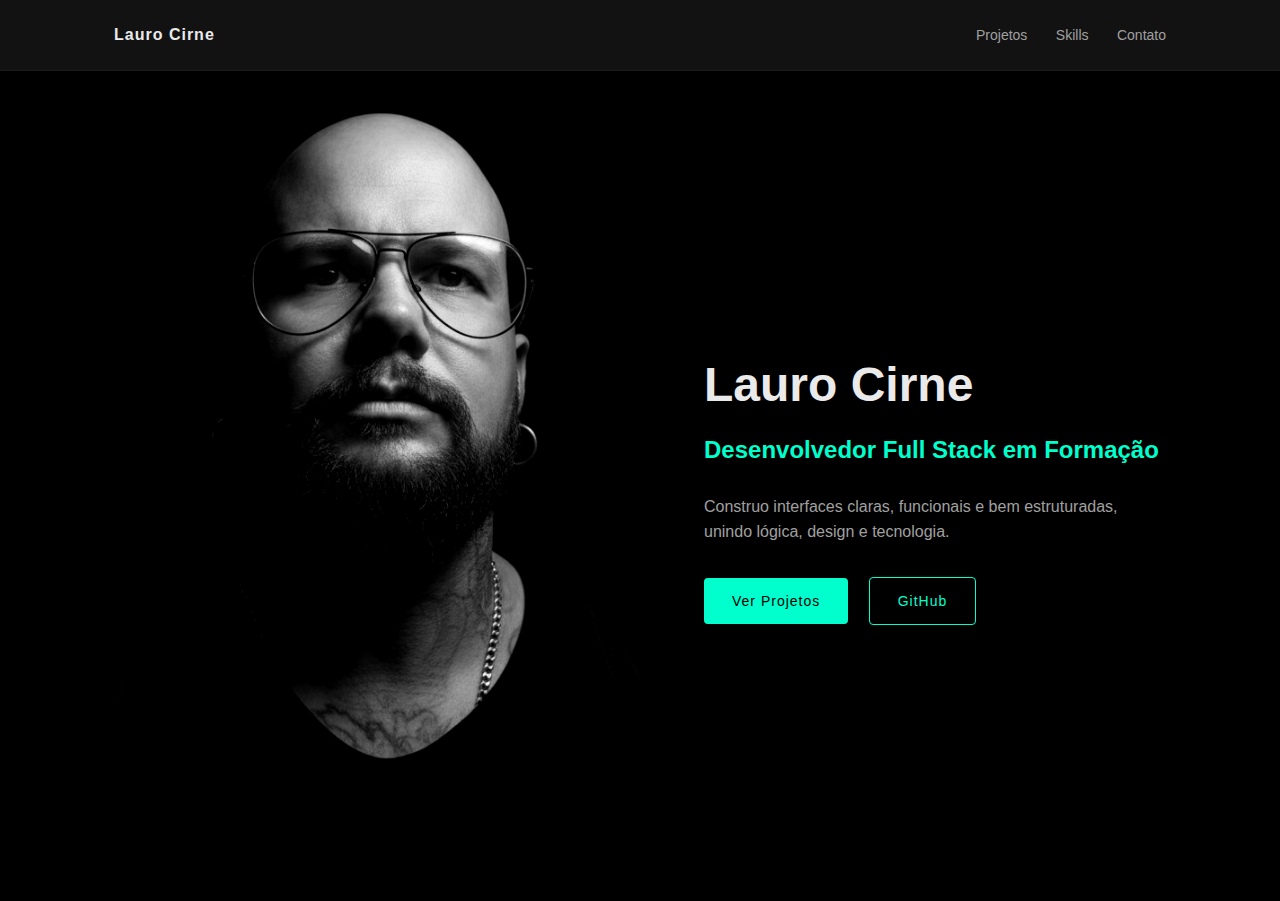
<file: index.html>
<!DOCTYPE html>
<html lang="pt-br">
<head>
  <meta charset="UTF-8">
  <meta name="viewport" content="width=device-width, initial-scale=1.0">

  <!-- TÍTULO DO SITE (ABA DO NAVEGADOR) -->
  <title>Lauro Cirne | Desenvolvedor Full Stack</title>

  <!-- CSS PRINCIPAL -->
  <link rel="stylesheet" href="css/style.css">
</head>

<body>

  <!-- =========================
       HEADER
       ========================= -->
  <header class="header">
    <div class="container">
      <div class="logo">Lauro Cirne</div>

      <nav class="nav">
        <a href="#projetos">Projetos</a>
        <a href="#skills">Skills</a>
        <a href="#contato">Contato</a>
      </nav>
    </div>
  </header>

  <!-- =========================
       HERO
       ========================= -->
  <main>
    <section class="hero">
      <div class="container hero-grid">

        <!-- COLUNA ESQUERDA: FOTO -->
        <div class="hero-image">
          <img src="assets/img/perfil.jpg" alt="Foto de Lauro Cirne">
        </div>

        <!-- COLUNA DIREITA: TEXTO -->
        <div class="hero-content">
          <h1>Lauro Cirne</h1>
          <h2>Desenvolvedor Full Stack em Formação</h2>

          <!-- FRASE DE IMPACTO -->
          <p class="hero-text">
            Construo interfaces claras, funcionais e bem estruturadas,
            unindo lógica, design e tecnologia.
          </p>

          <!-- BOTÕES -->
          <div class="hero-actions">
            <a href="#projetos" class="btn primary">Ver Projetos</a>
           <a href="https://github.com/LauroCirne" target="_blank" class="btn secondary">
           GitHub
           </a>
          </div>
        </div>

      </div>
    </section>
  </main>

</body>
</html>
</file>
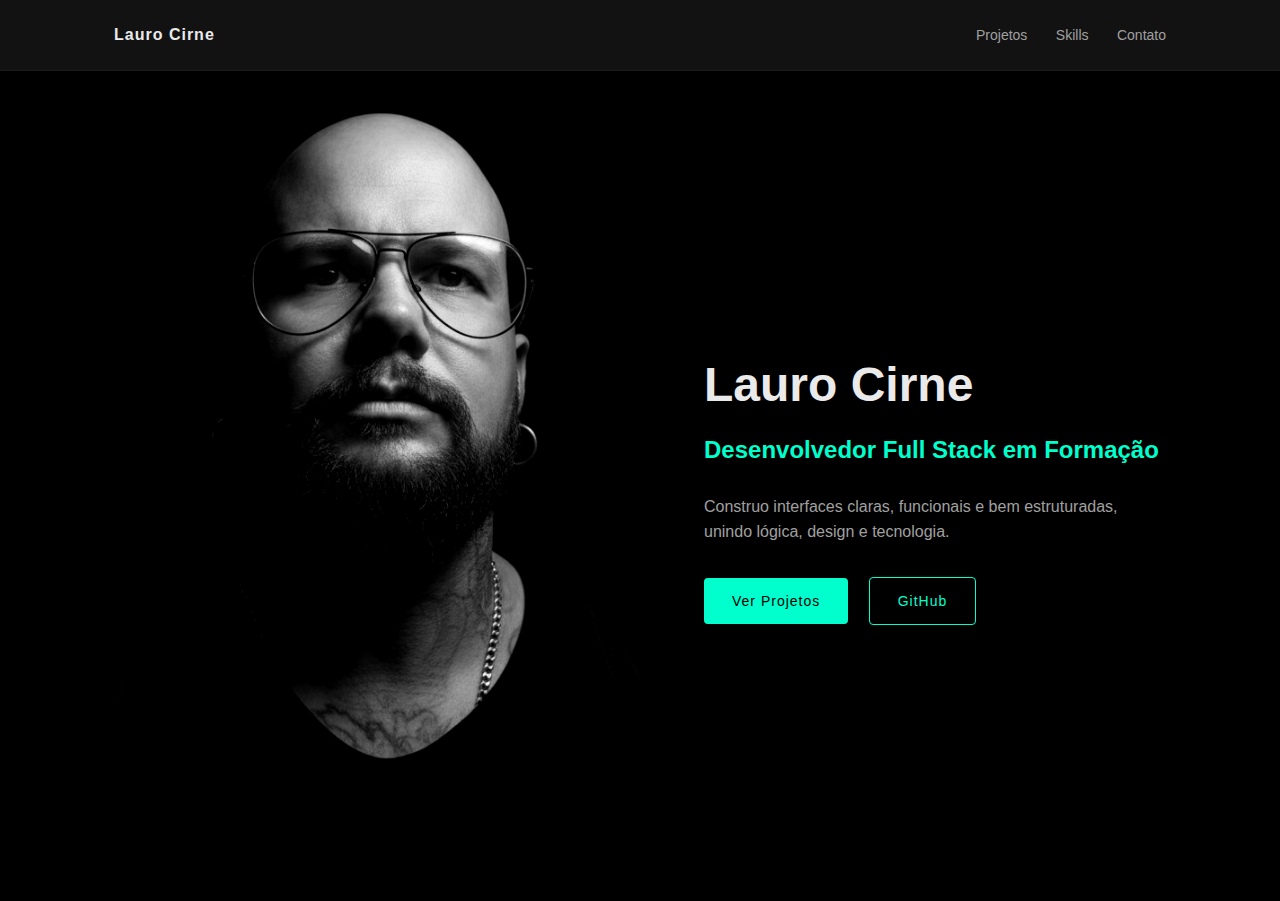
<file: portfolio-lauro-cirne/index.html>
<!DOCTYPE html>
<html lang="pt-br">
<head>
  <meta charset="UTF-8">
  <meta name="viewport" content="width=device-width, initial-scale=1.0">

  <!-- TÍTULO DO SITE (ABA DO NAVEGADOR) -->
  <title>Lauro Cirne | Desenvolvedor Full Stack</title>

  <!-- CSS PRINCIPAL -->
  <link rel="stylesheet" href="css/style.css">
</head>

<body>

  <!-- =========================
       HEADER
       ========================= -->
  <header class="header">
    <div class="container">
      <div class="logo">Lauro Cirne</div>

      <nav class="nav">
        <a href="#projetos">Projetos</a>
        <a href="#skills">Skills</a>
        <a href="#contato">Contato</a>
      </nav>
    </div>
  </header>

  <!-- =========================
       HERO
       ========================= -->
  <main>
    <section class="hero">
      <div class="container hero-grid">

        <!-- COLUNA ESQUERDA: FOTO -->
        <div class="hero-image">
          <img src="assets/img/perfil.jpg" alt="Foto de Lauro Cirne">
        </div>

        <!-- COLUNA DIREITA: TEXTO -->
        <div class="hero-content">
          <h1>Lauro Cirne</h1>
          <h2>Desenvolvedor Full Stack em Formação</h2>

          <!-- FRASE DE IMPACTO -->
          <p class="hero-text">
            Construo interfaces claras, funcionais e bem estruturadas,
            unindo lógica, design e tecnologia.
          </p>

          <!-- BOTÕES -->
          <div class="hero-actions">
            <a href="#projetos" class="btn primary">Ver Projetos</a>
            <a href="https://github.com/seuusuario" target="_blank" class="btn secondary">
              GitHub
            </a>
          </div>
        </div>

      </div>
    </section>
  </main>

</body>
</html>
</file>
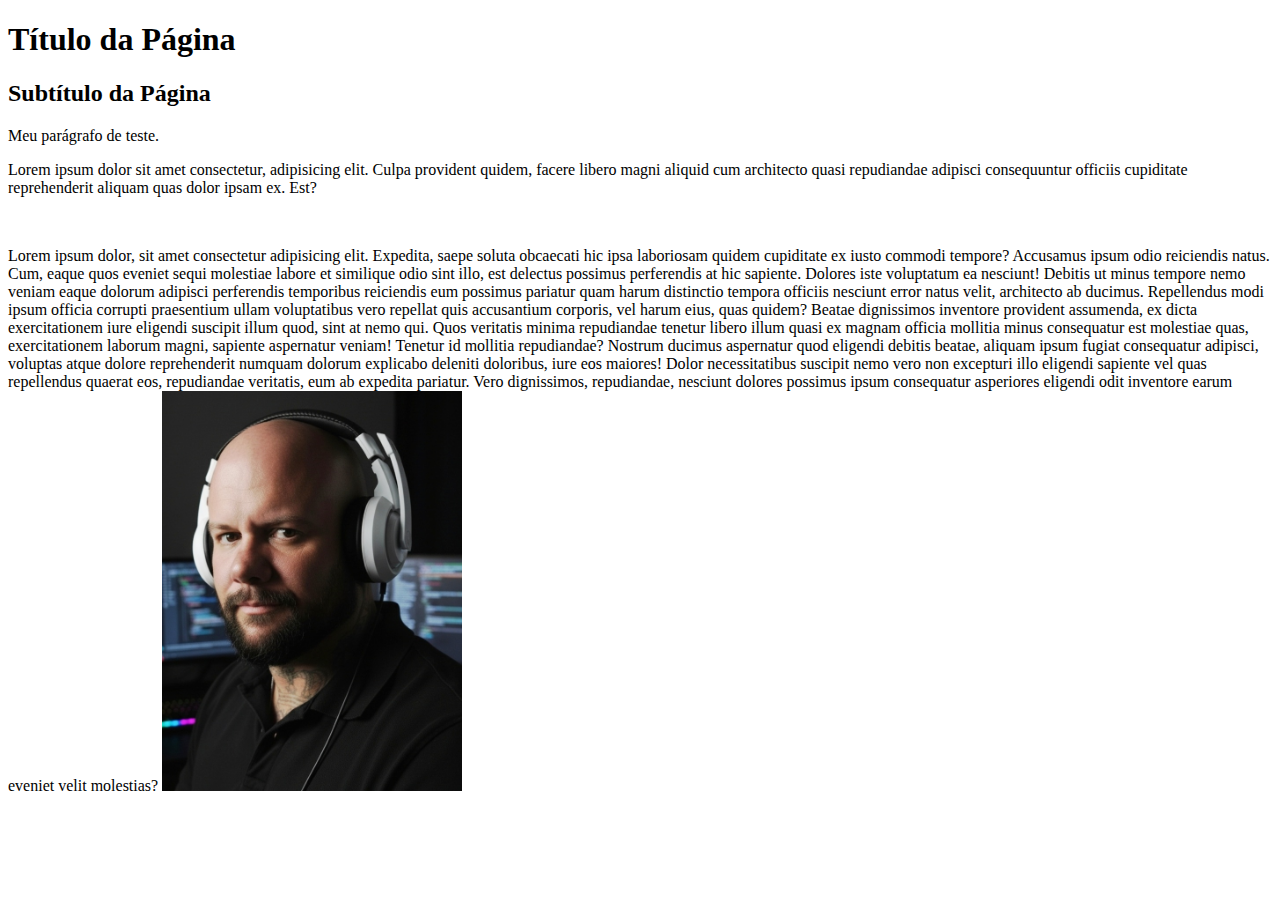
<file: MinhaPagina.html>
<!DOCTYPE html>
<html>

<head>
    <title>Título do Meu Site</title>   
</head>

    <body>

    <h1>Título da Página</h1>
     <h2>Subtítulo da Página</h2>
<!-- Os subtítulos vão da TAG <h2> até a TAG <h6> -->
    <p>Meu parágrafo de teste.</p>
    <p>Lorem ipsum dolor sit amet consectetur, adipisicing elit. Culpa provident quidem, facere libero magni aliquid cum architecto quasi repudiandae adipisci consequuntur officiis cupiditate reprehenderit aliquam quas dolor ipsam ex. Est?</p>
<!--(TAG para comentário) Comentário: Utilizando "lorem" é possivel criar automaticamente um parágrafo fictício.-->
<!-- Posso escolher o número de palavras no parágrafo se após lorem adicionar um número. Ex:-->
    <br> <!-- Para forçar uma quebra de linha.-->
    <p>Lorem ipsum dolor, sit amet consectetur adipisicing elit. Expedita, saepe soluta obcaecati hic ipsa laboriosam quidem cupiditate ex iusto commodi tempore? Accusamus ipsum odio reiciendis natus. Cum, eaque quos eveniet sequi molestiae labore et similique odio sint illo, est delectus possimus perferendis at hic sapiente. Dolores iste voluptatum ea nesciunt! Debitis ut minus tempore nemo veniam eaque dolorum adipisci perferendis temporibus reiciendis eum possimus pariatur quam harum distinctio tempora officiis nesciunt error natus velit, architecto ab ducimus. Repellendus modi ipsum officia corrupti praesentium ullam voluptatibus vero repellat quis accusantium corporis, vel harum eius, quas quidem? Beatae dignissimos inventore provident assumenda, ex dicta exercitationem iure eligendi suscipit illum quod, sint at nemo qui. Quos veritatis minima repudiandae tenetur libero illum quasi ex magnam officia mollitia minus consequatur est molestiae quas, exercitationem laborum magni, sapiente aspernatur veniam! Tenetur id mollitia repudiandae? Nostrum ducimus aspernatur quod eligendi debitis beatae, aliquam ipsum fugiat consequatur adipisci, voluptas atque dolore reprehenderit numquam dolorum explicabo deleniti doloribus, iure eos maiores! Dolor necessitatibus suscipit nemo vero non excepturi illo eligendi sapiente vel quas repellendus quaerat eos, repudiandae veritatis, eum ab expedita pariatur. Vero dignissimos, repudiandae, nesciunt dolores possimus ipsum consequatur asperiores eligendi odit inventore earum eveniet velit molestias?
   
        <!-- Para adicionar uma imagem TAG img, Propriedade: src (source ou fonte) Para especificar o endereço URL ou o caminho do arquivo.-->
        <img src="Lauro_Cirne_Programming.jpg" 
        alt= "Arquivo Pessoal"
        width="300">
         
        <!-- (alt) Para adicionar uma descrição a imagem-->
        <!-- (width) Para redimencionar a imagem-->
    
    </body>

</html>
</file>
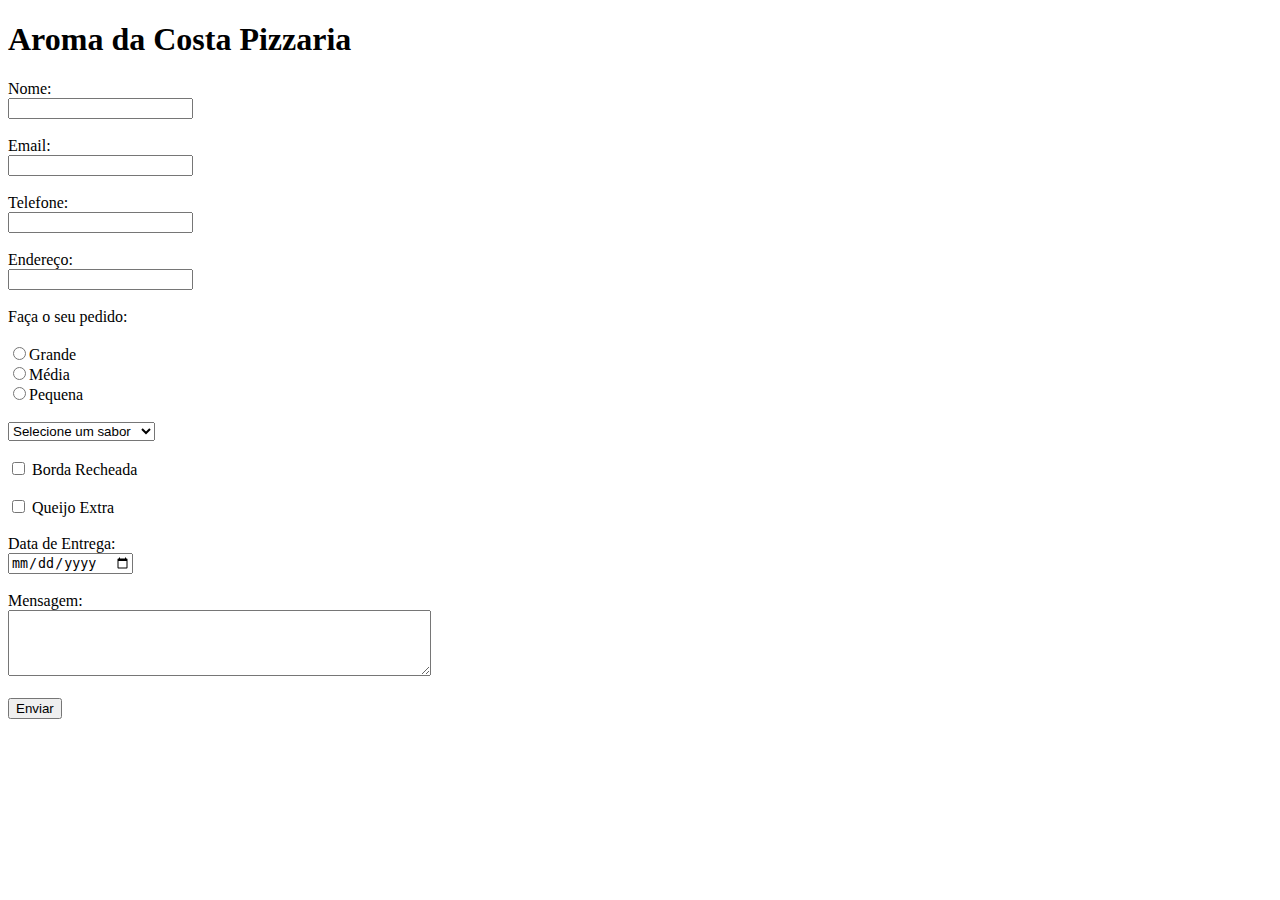
<file: pizza-order-form.html>
<!--Quando iniciamos o arquivo com html:5, o VS Code já estrutura automaticamente os elementos da página.-->
<!DOCTYPE html>
<html lang="en">
<head>
    <meta charset="UTF-8">
    <meta name="viewport" content="width=], initial-scale=1.0">
    <title>Formulario Aroma da Costa Pizzaria</title>
</head>
<body>
    <h1>Aroma da Costa Pizzaria</h1>
    <!-- TAG "h1"= Título -->
    
    <!--TAG para formulário é "form", o atributo "method" especifica o método HTTP a ser usado ao enviar dados do formulário para o servidor da web. "Action" é o destino para onde irão as informações.-->
    <form action="teste.jsp" method="post"> <!--O método "post" é ideal para o envio de dados sensíveis, não é visível na URL-->
        <!--"Input type" significa o tipo de entrada dos dados (abaixo por exemplo, corresponde a texto)-->
        <!--O atributo "name" indica como queremos nomear o campo. --> 
        <!--"label" define um rótulo para um item na interface. É fundamental para a acessibilidade (leitores de tela) e para a usabilidade. ("Nome" é como será chamado esse rótulo). -->
        <label for="name">Nome:</label><br>
        <input type="text" id="name" name="name" required><br><br>
       
        <label for="email">Email:</label><br>
        <input type="email" id="email" name="email" required><br><br>

        <label for="phone">Telefone:</label><br>
        <input type="tel" id="phone" name="phone"><br><br>
        <label for="address">Endereço:</label><br>
        <input type="text" id="address" name="address" required><br><br>

        <label for="pizza">Faça o seu pedido:</label></br>  
        <br> 

        <!-- Essa parte do código permite que o usuário escolha entre as várias opções uma só. -->
        <!-- Type="radio" define o campo como um botão circular. -->
        <!-- Name="tamanho" é bastante importante, pois como todos os três inputs têm o mesmo nome, o navegador entende que eles pertencem ao mesmo grupo. Isso garante que, ao selecionar "Média", a opção "Grande" seja automaticamente desmarcada.-->
        <!-- value="g/m/p" é um dado invisível que será enviado ao servidor (O usuário vê o texto "Grande", mas o sistema recebe apenas a letra "g". -->     
        <input type="radio"  name="tamanho" value="g">Grande<br>
        <input type="radio"  name="tamanho" value="m">Média<br>
        <input type="radio"  name="tamanho" value="p">Pequena<br><br>  
        
        <!-- Este bloco de código cria uma lista suspensa (dropdown), que é uma forma compacta e organizada de oferecer várias opções ao usuário sem ocupar muito espaço na tela. -->
        <!-- TAG "select" define o menu de seleção -->
        <!-- VARIÁVEL name="sabor": É o nome que será enviado para o servidor. Quando o formulário for processado, o sistema buscará pelo que foi escolhido em "sabor".-->
        <!-- id="sabor" é identificador exclusivo para este elemento, pode ser usado para aplicar estilos (CSS), manipular com JavaScript ou conectar a uma "label". -->
        <!-- TAG "option" define cada item dentro da lista. -->
        <!-- A TAG value="", primeira opção com o valor vazio, serve como instrução ("Selecione um sabor"). Como o campo é required, o navegador entende que o valor vazio não é uma escolha válida, forçando o usuário a escolher um sabor real. -->
        <select name="sabor" id="sabor" required>
            <option value="">Selecione um sabor</option>
            <option value="mussarela">Mussarela</option>
            <!-- O texto em maiúsculo = Mussarela é o que o cliente irá ver na tela.-->
            <!--O atributo value "mussarela" é o dado enviado para o banco de dados. É preferível usar letras minúsculas e sem espaços nos valores a fim de evitar erros de programação. -->
            <option value="calabresa">Calabresa</option>
            <option value="portuguesa">Portuguesa</option>
            <option value="frango">Frango com Catupiry</option>
            <option value="quatro_queijos">Quatro Queijos</option>
            <option value="marguerita">Marguerita</option>
            <option value="vegana">Vegana</option>
        </select><br><br>      
        
        <!-- Checkboxes são ideais para marcar múltiplas opções. -->
        <!-- Type="checkbox", transforma o campo na caixinha quadrada que permite marcar (check) ou desmarcar.--> 
        <!-- A conexão id + for (id="borda" do input igual ao for="borda" do label) permite que, se o cliente clicar na palavra "Borda Recheada", a caixinha seja marcada automaticamente. Isso melhora muito a experiência em celulares, onde o quadradinho é pequeno para o dedo.--> 
        <input type="checkbox" id="borda" name="borda" value="borda_recheada">
        <label for="borda">Borda Recheada</label><br><br>   
        <input type="checkbox" id="queijo" name="queijo" value="queijo_extra">      
        <label for="queijo">Queijo Extra</label><br><br>
        
        <!-- Campo de seleção de data: Esse código implementa um  padrão em HTML para criar um campo de seleção de data (date picker). Ele permite que o usuário escolha uma data em um calendário visual fornecido pelo próprio navegador. -->
        <!-- Label for="dataentrega" define o rótulo "Data de Entrega:"-->
        <!-- Type="date" é o que transforma uma caixa de texto comum em um seletor de data com calendário. -->
        <!-- Name="dataentrega"	corresponde ao nome da "chave" que será enviada para o servidor quando o formulário for enviado. -->
        <!-- Id="dataentrega" é o identificador usado para ligar o campo ao "label" e para ser manipulado via CSS ou JavaScript.-->
        <label for="dataentrega">Data de Entrega:</label><br>   
        <input type="date" name="dataentrega" id="dataentrega"><br>   
        <br>

        <!-- Código usado para criar uma caixa de texto de várias linhas. Ao contrário do campo de texto comum, o textarea permite que o usuário escreva parágrafos inteiros. -->
        <!-- <label for="message"> Cria o rótulo "Mensagem:". O for="message" vincula o texto ao campo abaixo. Se o usuário clicar na palavra "Mensagem", o cursor foca automaticamente na caixa de texto. -->
        <!-- TAG textarea define a área de texto expansível. Diferente da tag <input>, ela precisa ser fechada com </textarea>-->
        <!-- Rows="4" É a altura visível inicial da caixa. Aqui 4 linhas de texto. -->
        <!-- Cols="50" define a largura aproximada da caixa (cerca de 50 caracteres de largura). -->
        <!-- Required torna o preenchimento obrigatório. O navegador impedirá o envio do formulário se o campo estiver vazio.-->
        <label for="message">Mensagem:</label><br>
        <textarea id="message" name="message" rows="4" cols="50" required></textarea><br><br>

        <!-- Este código cria o botão de envio do formulário. É o elemento que o usuário clica para finalizar o preenchimento e enviar todas as informações coletadas para o servidor ou para um e-mail. -->
        <input type="submit" value="Enviar">
        <!-- Input define um campo de entrada de dados.-->
        <!-- Type="submit" transforma o campo em um botão especial. Quando clicado, ele aciona o evento de envio (submit) do formulário (form).-->
        <!-- Value="Enviar" define o texto que aparece dentro do botão.-->
    </form>
    
</body>
</html>
</file>
<file: css/style.css>
body {
  background-color: #0d0d0d;
  color: #ffffff;
}
/* RESET */
* {
  margin: 0;
  padding: 0;
  box-sizing: border-box;
}

/* VARIÁVEIS */
:root {
  --bg-dark: #0d0d0d;
  --bg-secondary: #121212;
  --text-primary: #eaeaea;
  --text-muted: #a0a0a0;
  --neon: #00ffcc;
}

/* BASE */
body {
  background-color: #000; /* preto absoluto */
  color: var(--text-primary);
  font-family: 'Inter', Arial, sans-serif;
  line-height: 1.6;
}

.container {
  max-width: 1100px;
  margin: 0 auto;
  padding: 0 24px;
}

/* HEADER */
.header {
  background: var(--bg-secondary);
  border-bottom: 1px solid rgba(255, 255, 255, 0.05);
}

.header .container {
  display: flex;
  justify-content: space-between;
  align-items: center;
  height: 70px;
}

.logo {
  font-weight: 600;
  letter-spacing: 1px;
}

.nav a {
  margin-left: 24px;
  text-decoration: none;
  color: var(--text-muted);
  font-size: 14px;
  transition: color 0.3s;
}

.nav a:hover {
  color: var(--neon);
}

/* HERO */
.hero {
  min-height: calc(100vh - 70px);
  display: flex;
  align-items: center;
}

.hero-content h1 {
  font-size: 48px;
  margin-bottom: 8px;
}

.hero-content h2 {
  font-size: 24px;
  color: var(--neon);
  margin-bottom: 24px;
}

.hero-text {
  max-width: 520px;
  color: var(--text-muted);
  margin-bottom: 32px;
}

/* BOTÕES */
.btn {
  display: inline-block;
  padding: 12px 28px;
  border-radius: 4px;
  text-decoration: none;
  font-size: 14px;
  letter-spacing: 1px;
}

.btn.primary {
  background: var(--neon);
  color: #000;
  margin-right: 16px;
}

.btn.secondary {
  border: 1px solid var(--neon);
  color: var(--neon);
}

/* =========================
   HERO COM IMAGEM LATERAL
   ========================= */

/* 
  Cria o layout em duas colunas:
  - 1fr = imagem
  - 1fr = texto
*/
.hero-grid {
  display: grid;
  grid-template-columns: 1fr 1fr;
  min-height: calc(100vh - 70px); /* altura da tela menos o header */
  align-items: center;
}

/* COLUNA DA IMAGEM */
.hero-image {
  position: relative;
  height: 100%;
  overflow: hidden;
  background-color: #000; /* garante o mesmo preto da página */
}

/* A imagem ocupa toda a coluna */
.hero-image img {
  width: 100%;
  height: 100%;
  object-fit: cover; /* mantém proporção sem distorcer */
  filter: grayscale(100%) contrast(110%);
}

/* COLUNA DO TEXTO */
.hero-content {
  padding-left: 64px;
}

/* =========================
   RESPONSIVO (MOBILE)
   ========================= */

@media (max-width: 900px) {

  /* Empilha imagem e texto */
  .hero-grid {
    grid-template-columns: 1fr;
  }

  /* Ajusta espaçamento */
  .hero-content {
    padding: 32px 0;
  }

}
</file>
<file: portfolio-lauro-cirne/css/style.css>
body {
  background-color: #0d0d0d;
  color: #ffffff;
}
/* RESET */
* {
  margin: 0;
  padding: 0;
  box-sizing: border-box;
}

/* VARIÁVEIS */
:root {
  --bg-dark: #0d0d0d;
  --bg-secondary: #121212;
  --text-primary: #eaeaea;
  --text-muted: #a0a0a0;
  --neon: #00ffcc;
}

/* BASE */
body {
  background-color: #000; /* preto absoluto */
  color: var(--text-primary);
  font-family: 'Inter', Arial, sans-serif;
  line-height: 1.6;
}

.container {
  max-width: 1100px;
  margin: 0 auto;
  padding: 0 24px;
}

/* HEADER */
.header {
  background: var(--bg-secondary);
  border-bottom: 1px solid rgba(255, 255, 255, 0.05);
}

.header .container {
  display: flex;
  justify-content: space-between;
  align-items: center;
  height: 70px;
}

.logo {
  font-weight: 600;
  letter-spacing: 1px;
}

.nav a {
  margin-left: 24px;
  text-decoration: none;
  color: var(--text-muted);
  font-size: 14px;
  transition: color 0.3s;
}

.nav a:hover {
  color: var(--neon);
}

/* HERO */
.hero {
  min-height: calc(100vh - 70px);
  display: flex;
  align-items: center;
}

.hero-content h1 {
  font-size: 48px;
  margin-bottom: 8px;
}

.hero-content h2 {
  font-size: 24px;
  color: var(--neon);
  margin-bottom: 24px;
}

.hero-text {
  max-width: 520px;
  color: var(--text-muted);
  margin-bottom: 32px;
}

/* BOTÕES */
.btn {
  display: inline-block;
  padding: 12px 28px;
  border-radius: 4px;
  text-decoration: none;
  font-size: 14px;
  letter-spacing: 1px;
}

.btn.primary {
  background: var(--neon);
  color: #000;
  margin-right: 16px;
}

.btn.secondary {
  border: 1px solid var(--neon);
  color: var(--neon);
}

/* =========================
   HERO COM IMAGEM LATERAL
   ========================= */

/* 
  Cria o layout em duas colunas:
  - 1fr = imagem
  - 1fr = texto
*/
.hero-grid {
  display: grid;
  grid-template-columns: 1fr 1fr;
  min-height: calc(100vh - 70px); /* altura da tela menos o header */
  align-items: center;
}

/* COLUNA DA IMAGEM */
.hero-image {
  position: relative;
  height: 100%;
  overflow: hidden;
  background-color: #000; /* garante o mesmo preto da página */
}

/* A imagem ocupa toda a coluna */
.hero-image img {
  width: 100%;
  height: 100%;
  object-fit: cover; /* mantém proporção sem distorcer */
  filter: grayscale(100%) contrast(110%);
}

/* COLUNA DO TEXTO */
.hero-content {
  padding-left: 64px;
}

/* =========================
   RESPONSIVO (MOBILE)
   ========================= */

@media (max-width: 900px) {

  /* Empilha imagem e texto */
  .hero-grid {
    grid-template-columns: 1fr;
  }

  /* Ajusta espaçamento */
  .hero-content {
    padding: 32px 0;
  }

}
</file>
